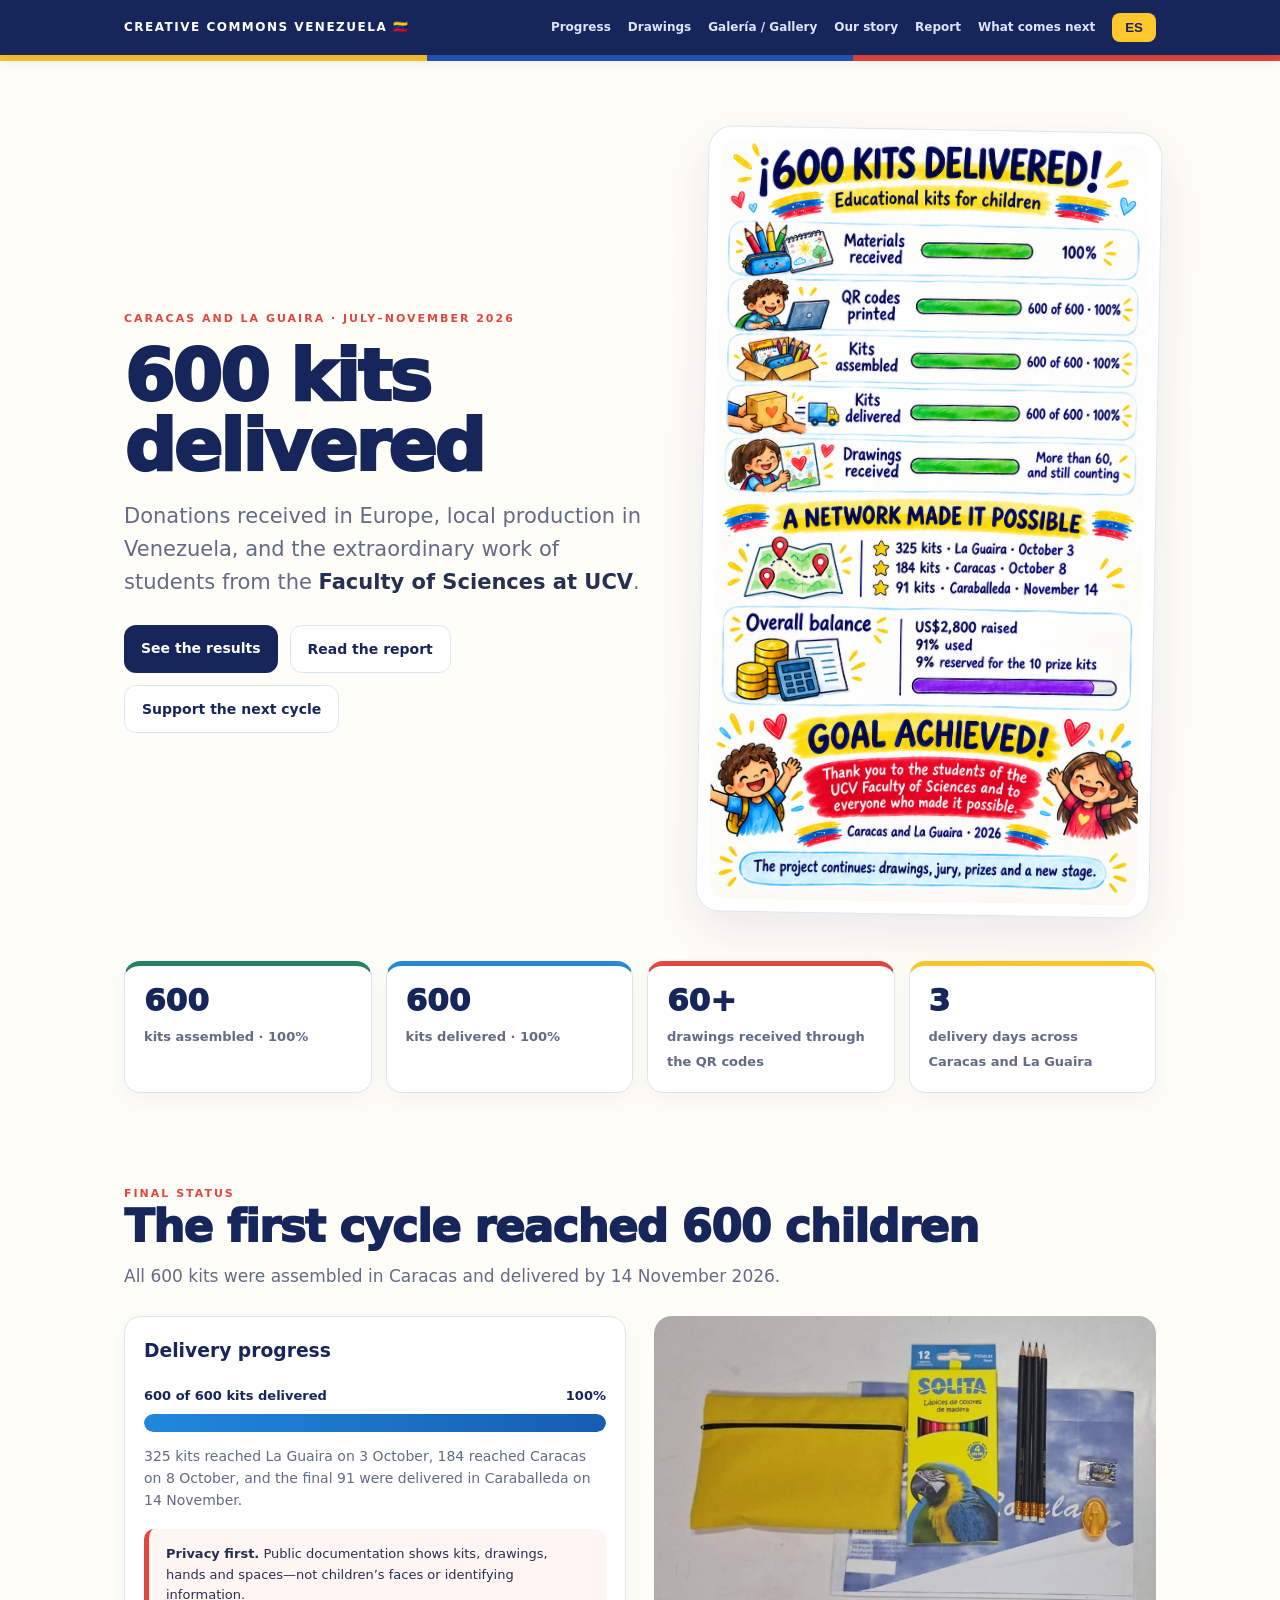
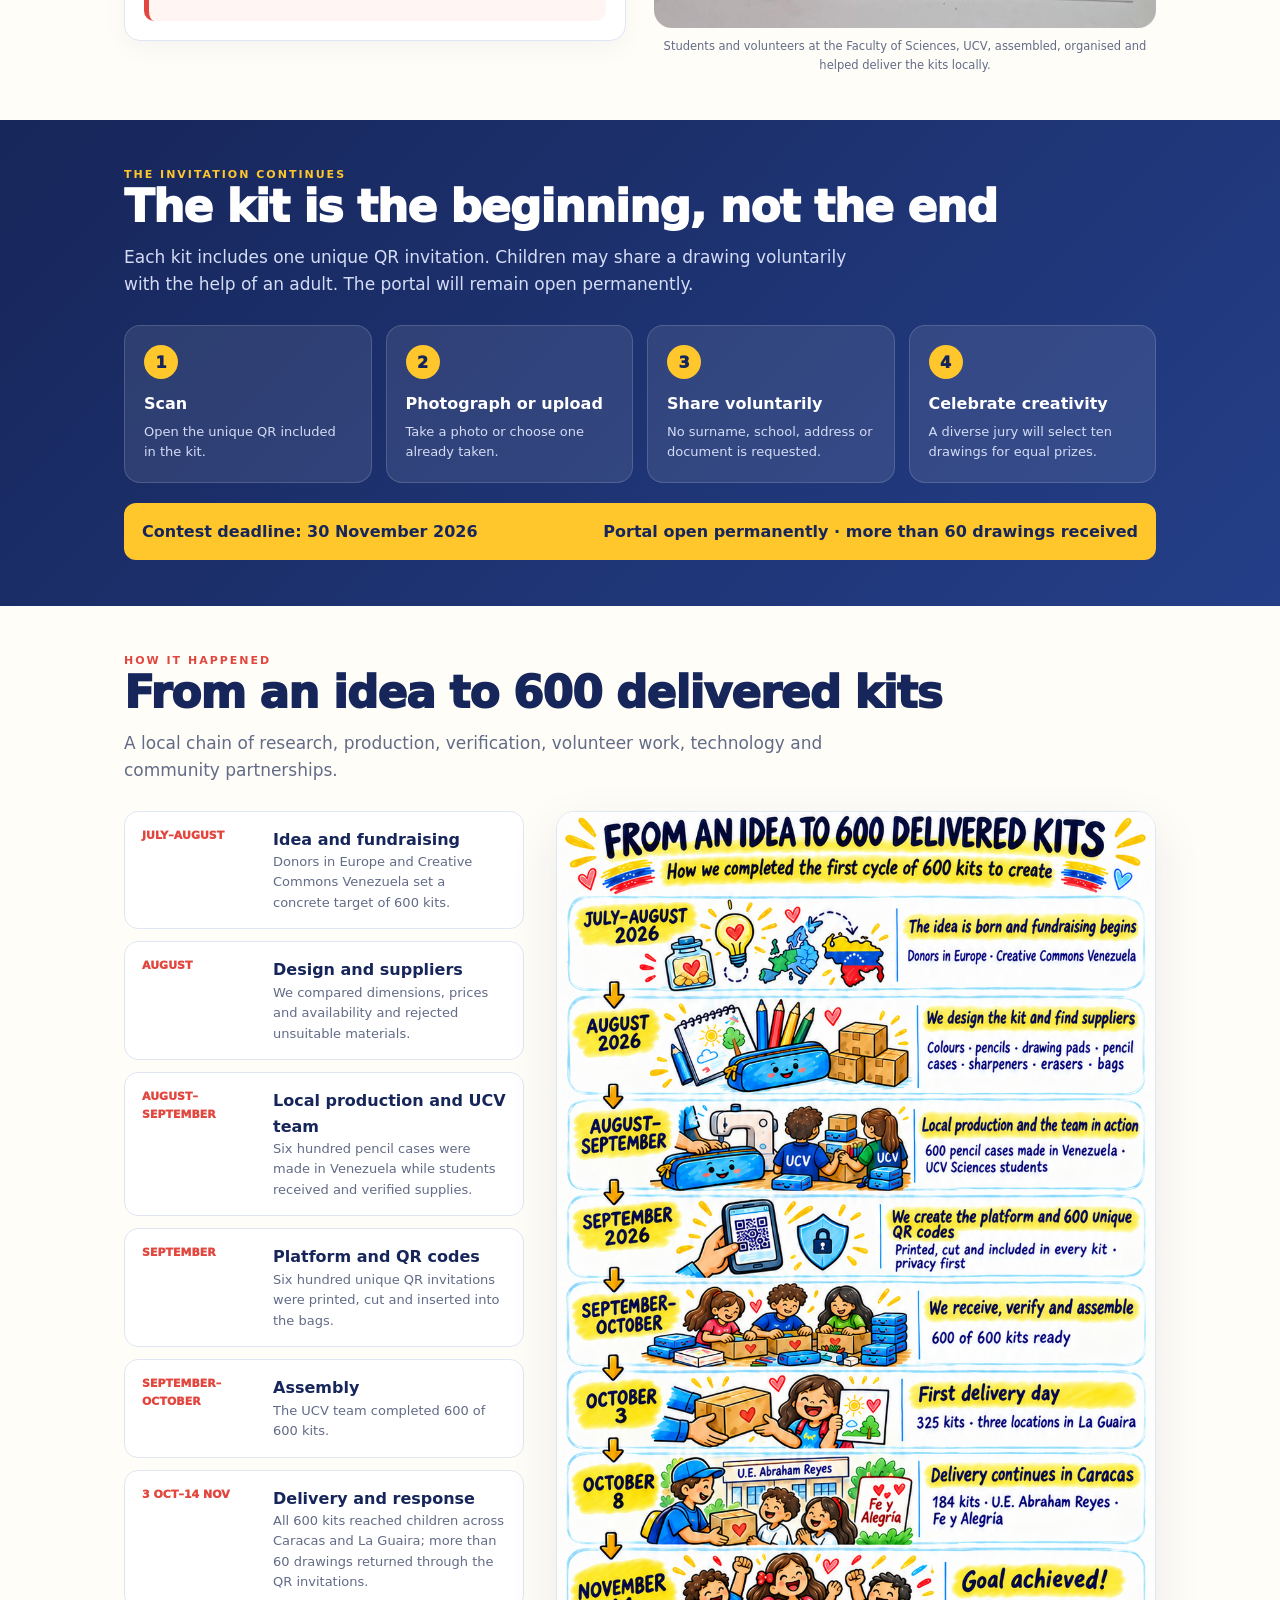
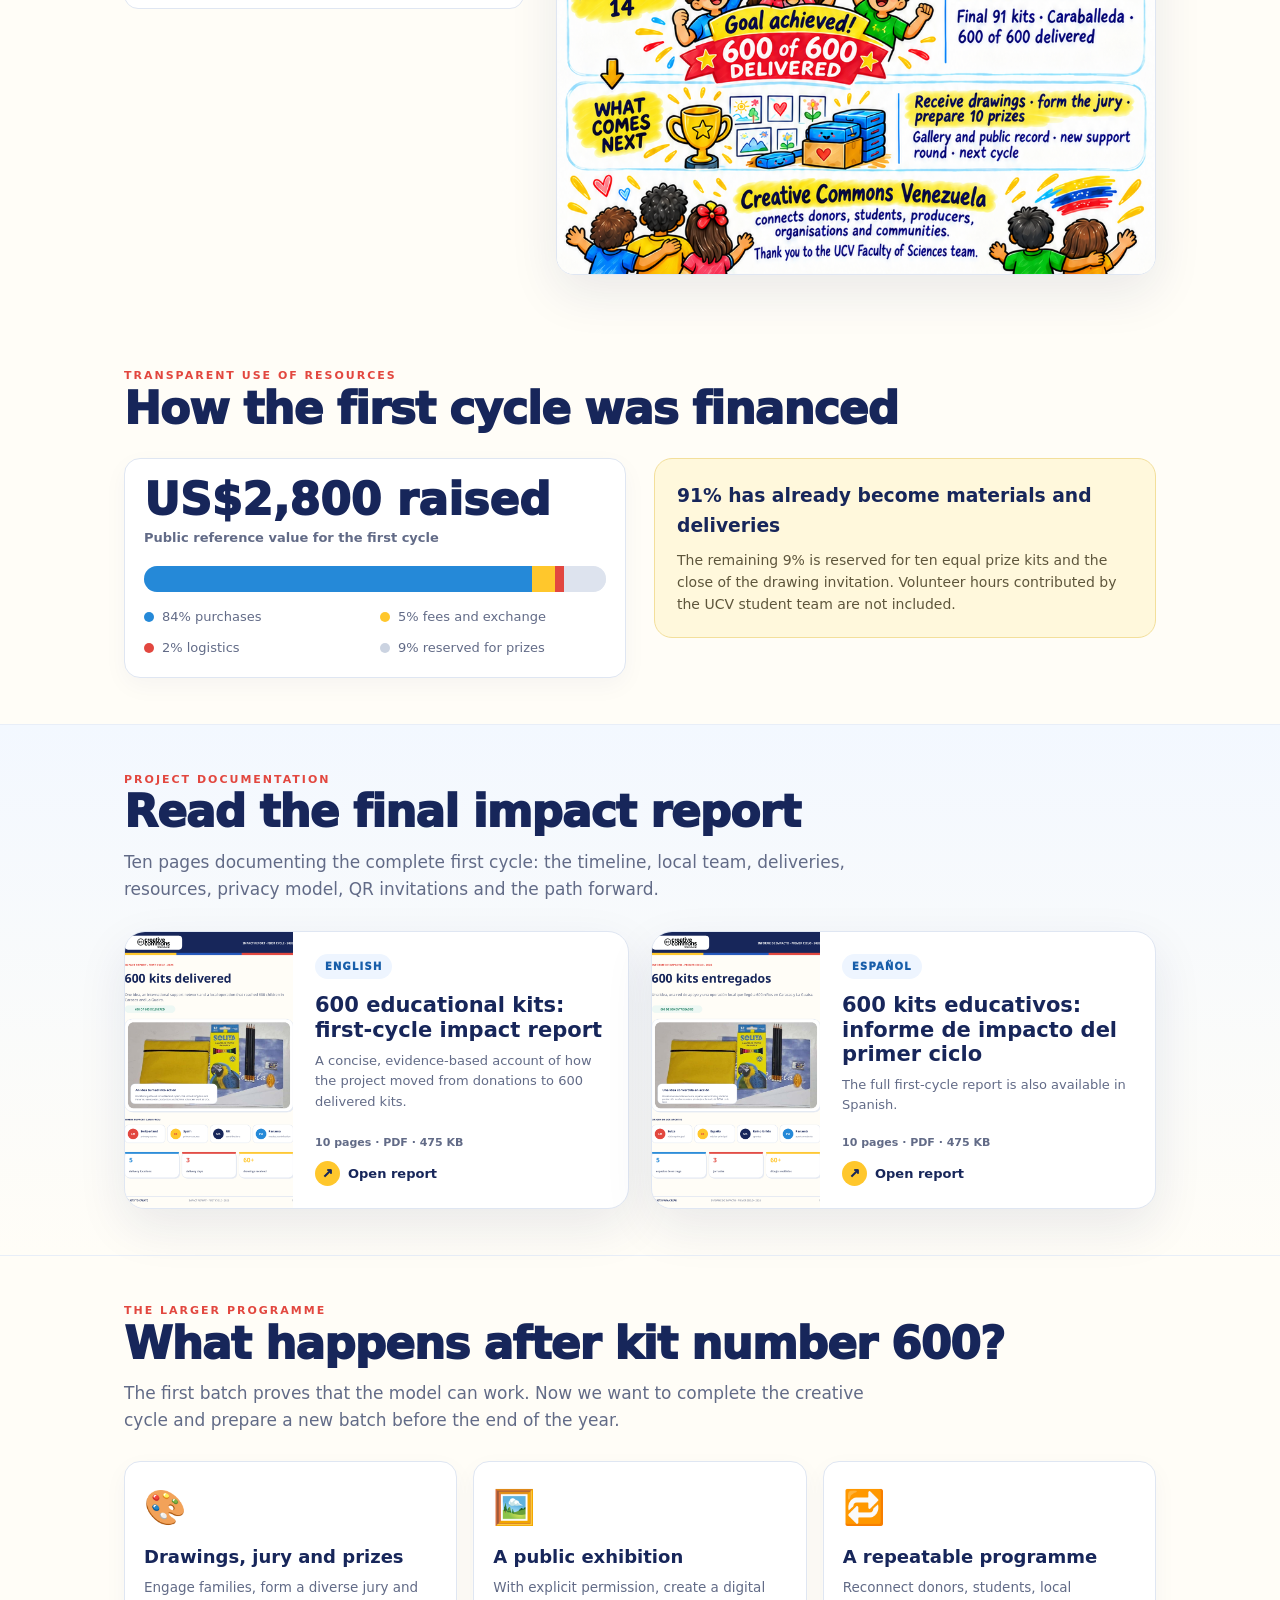
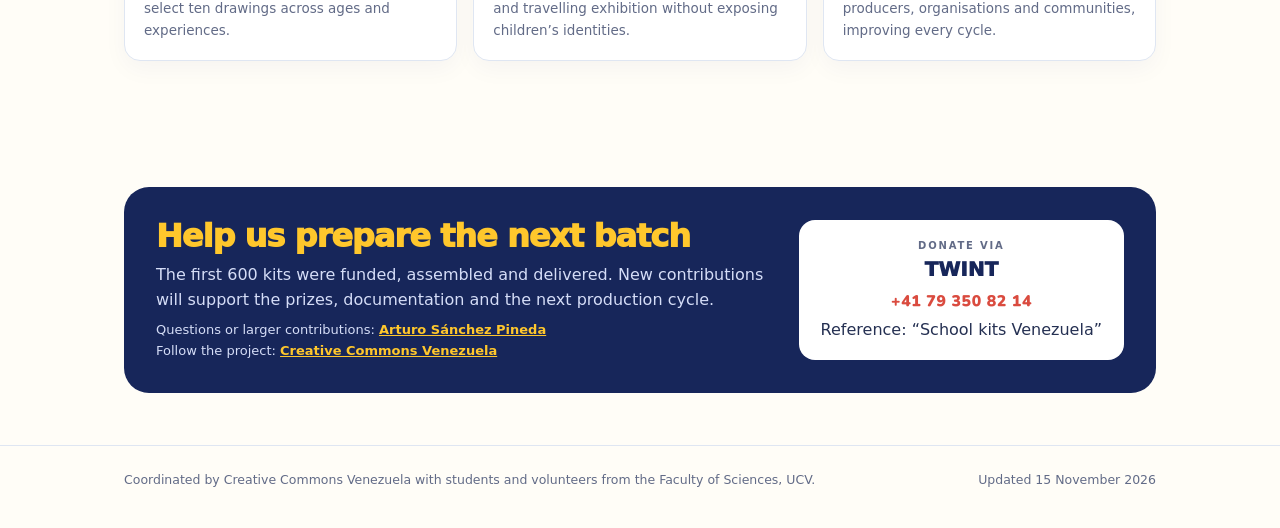
<file: index.html>
<!doctype html>
<html lang="en">
<head>
<meta charset="utf-8"><meta name="viewport" content="width=device-width,initial-scale=1"><meta name="theme-color" content="#17265a">
<title>600 kits to create — Creative Commons Venezuela</title>
<meta name="description" content="600 educational kits assembled and delivered in Caracas and La Guaira, with more than 60 drawings returned through unique QR invitations.">
<meta property="og:title" content="600 kits delivered — Creative Commons Venezuela"><meta property="og:description" content="A completed first cycle: 600 kits assembled and delivered through local production, UCV student work and community partnerships."><meta property="og:image" content="status-600-delivered-en.png">
<style>
:root{--navy:#17265a;--ink:#253052;--yellow:#ffc72c;--red:#e2473f;--blue:#2589d8;--green:#248264;--paper:#fffdf7;--muted:#626b87;--line:#dfe6f2;--shadow:0 18px 50px #17265a17}*{box-sizing:border-box;margin:0;padding:0}html{scroll-behavior:smooth}body{font-family:"Nunito Sans","Segoe UI",system-ui,sans-serif;background:var(--paper);color:var(--ink);line-height:1.58}img{max-width:100%}a{color:inherit}.wrap{max-width:1080px;margin:auto;padding:0 24px}.top{background:var(--navy);color:#fff;padding:13px 0;position:sticky;top:0;z-index:10;box-shadow:0 3px 18px #0002}.top .wrap,.nav{display:flex;align-items:center;justify-content:space-between;gap:17px}.brand{text-decoration:none;font-size:12px;font-weight:900;letter-spacing:1.5px;text-transform:uppercase}.nav a{text-decoration:none;color:#dce4ff;font-size:12px;font-weight:800}.nav a:hover{color:var(--yellow)}.lang{border:0;border-radius:8px;background:var(--yellow);color:var(--navy);font-weight:900;padding:7px 13px;cursor:pointer}.tri{height:6px;background:linear-gradient(90deg,var(--yellow) 0 33.33%,#2457bb 33.33% 66.66%,var(--red) 66.66%)}
.hero{padding:68px 0 38px}.hero-grid{display:grid;grid-template-columns:1.08fr .92fr;align-items:center;gap:46px}.eyebrow,.label{color:var(--red);font-size:11px;font-weight:900;letter-spacing:2px;text-transform:uppercase}h1{font-size:clamp(42px,7vw,72px);line-height:.98;color:var(--navy);margin:13px 0 18px;font-weight:950;letter-spacing:-2.5px}h2{font-size:clamp(29px,4.5vw,44px);line-height:1.08;color:var(--navy);font-weight:950;letter-spacing:-1px}h3{color:var(--navy)}.lede,.intro{font-size:clamp(17px,2vw,21px);color:var(--muted);max-width:760px}.lede strong{color:var(--ink)}.actions{display:flex;gap:12px;flex-wrap:wrap;margin-top:26px}.btn{display:inline-flex;text-decoration:none;border-radius:12px;padding:12px 17px;font-weight:900;font-size:14px}.primary{background:var(--navy);color:#fff}.secondary{background:#fff;color:var(--navy);border:1.5px solid var(--line)}.hero-art{background:#fff;border:1.5px solid var(--line);border-radius:24px;padding:12px;box-shadow:var(--shadow);transform:rotate(1deg)}.hero-art img{display:block;border-radius:16px;width:100%}
.stats{display:grid;grid-template-columns:repeat(4,1fr);gap:14px;margin:8px 0 46px}.stat,.panel,.card{background:#fff;border:1.5px solid var(--line);border-radius:16px;padding:19px;box-shadow:0 8px 24px #17265a0a}.stat strong{display:block;color:var(--navy);font-size:31px;line-height:1;font-weight:950;margin-bottom:7px}.stat span{font-size:13px;color:var(--muted);font-weight:750}.green{border-top:5px solid var(--green)}.blue{border-top:5px solid var(--blue)}.red{border-top:5px solid var(--red)}.yellow{border-top:5px solid var(--yellow)}section{padding:46px 0}.intro{font-size:17px;margin-top:13px}.grid2{display:grid;grid-template-columns:1fr 1fr;gap:28px;align-items:start;margin-top:26px}.meter{margin-top:20px}.meter-head{display:flex;justify-content:space-between;gap:12px;font-size:13px;font-weight:850;color:var(--navy);margin-bottom:8px}.bar{height:18px;background:#edf1f7;border-radius:99px;overflow:hidden}.fill{height:100%;border-radius:99px;background:linear-gradient(90deg,#2088dc,#165db2);width:0;transition:width 1s}.privacy{margin-top:18px;background:#fff5f3;border-left:5px solid var(--red);padding:15px 17px;border-radius:10px;font-size:13px}.visual img{display:block;width:100%;border-radius:18px}.caption{font-size:11.5px;color:var(--muted);margin-top:9px;text-align:center}
.contest{background:linear-gradient(135deg,#17265a,#243f88);color:#fff}.contest h2{color:#fff}.contest .intro{color:#d4dcf6}.steps{display:grid;grid-template-columns:repeat(4,1fr);gap:14px;margin-top:28px}.step{background:#ffffff17;border:1px solid #ffffff26;border-radius:16px;padding:19px}.num{display:grid;place-items:center;width:34px;height:34px;border-radius:50%;background:var(--yellow);color:var(--navy);font-weight:950;margin-bottom:12px}.step h3{font-size:16px;color:#fff;margin-bottom:5px}.step p{font-size:13px;color:#d4dcf6}.deadline{margin-top:20px;padding:16px 18px;border-radius:12px;background:var(--yellow);color:var(--navy);font-weight:900;display:flex;justify-content:space-between;gap:14px;flex-wrap:wrap}
.timeline{display:grid;grid-template-columns:.8fr 1.2fr;gap:32px;align-items:start;margin-top:27px}.moments{display:grid;gap:12px}.moment{background:#fff;border:1.5px solid var(--line);border-radius:14px;padding:15px 17px;display:grid;grid-template-columns:116px 1fr;gap:15px}.moment time{color:var(--red);font-size:11px;font-weight:950;text-transform:uppercase}.moment b{color:var(--navy);display:block}.moment p{font-size:13px;color:var(--muted)}.timeline-poster{position:sticky;top:82px}.timeline-poster img{display:block;border-radius:18px;border:1.5px solid var(--line);box-shadow:var(--shadow)}
.money{font-size:44px;font-weight:950;color:var(--navy);line-height:1}.money small{display:block;font-size:13px;color:var(--muted);margin-top:9px;font-weight:750}.segments{height:26px;border-radius:99px;overflow:hidden;display:flex;margin:22px 0 15px;background:#edf1f7}.segments span:nth-child(1){width:84%;background:var(--blue)}.segments span:nth-child(2){width:5%;background:var(--yellow)}.segments span:nth-child(3){width:2%;background:var(--red)}.segments span:nth-child(4){width:9%;background:#dde3ee}.legend{display:grid;grid-template-columns:1fr 1fr;gap:10px}.legend div{font-size:13px;color:var(--muted);display:flex;gap:8px;align-items:center}.dot{width:10px;height:10px;border-radius:50%;flex:none}.finance-note{background:#fff8dc;border-radius:18px;padding:22px;border:1px solid #f3df9b}.finance-note p{font-size:14px;color:#5e563c;margin-top:9px}
.reports-section{background:linear-gradient(180deg,#f3f8ff 0%,#fffdf7 100%);border-top:1.5px solid #e8eef8;border-bottom:1.5px solid #e8eef8}.report-grid{display:grid;grid-template-columns:1fr 1fr;gap:22px;margin-top:28px}.report-card{display:grid;grid-template-columns:168px 1fr;background:#fff;border:1.5px solid var(--line);border-radius:21px;overflow:hidden;box-shadow:var(--shadow);text-decoration:none;transition:transform .2s ease,box-shadow .2s ease,border-color .2s ease}.report-card:hover{transform:translateY(-4px);box-shadow:0 24px 55px #17265a22;border-color:#b8cae6}.report-cover{background:#e8eef8;min-height:236px;overflow:hidden}.report-cover img{width:100%;height:100%;object-fit:cover;object-position:top;display:block}.report-body{padding:22px;display:flex;flex-direction:column;align-items:flex-start}.report-language{display:inline-flex;align-items:center;gap:7px;background:#eef5ff;color:#185eaa;border-radius:999px;padding:5px 10px;font-size:10px;font-weight:950;letter-spacing:1.2px;text-transform:uppercase}.report-card h3{font-size:21px;line-height:1.15;margin:14px 0 9px}.report-card p{font-size:13px;color:var(--muted);margin-bottom:18px}.report-meta{font-size:11px;color:var(--muted);font-weight:800;margin-top:auto}.report-open{display:inline-flex;align-items:center;gap:8px;margin-top:10px;color:var(--navy);font-size:13px;font-weight:950}.report-open span{display:grid;place-items:center;width:25px;height:25px;border-radius:50%;background:var(--yellow)}
.next{display:grid;grid-template-columns:repeat(3,1fr);gap:16px;margin-top:27px}.card .icon{font-size:34px}.card h3{font-size:18px;margin:8px 0 6px}.card p{font-size:13.5px;color:var(--muted)}.donate{background:var(--navy);color:#fff;border-radius:25px;padding:32px;display:grid;grid-template-columns:1fr auto;gap:28px;align-items:center;margin:34px 0 52px}.donate h2{color:var(--yellow);font-size:32px}.donate p{color:#d5ddf7;margin-top:8px}.pay{background:#fff;color:var(--ink);border-radius:16px;padding:18px 22px;text-align:center;min-width:245px}.pay .via{font-size:10px;color:var(--muted);font-weight:900;letter-spacing:1.8px;text-transform:uppercase}.pay .method{font-size:20px;color:var(--navy);font-weight:950}.contact{font-size:13px}.contact a{color:var(--yellow);font-weight:900}footer{border-top:1.5px solid var(--line);padding:24px 0 38px;color:var(--muted);font-size:12.5px}footer .wrap{display:flex;justify-content:space-between;gap:14px;flex-wrap:wrap}
@media(max-width:820px){.hero-grid,.grid2,.timeline,.report-grid{grid-template-columns:1fr}.stats,.steps{grid-template-columns:1fr 1fr}.next{grid-template-columns:1fr}.timeline-poster{position:static;max-width:520px;margin:auto}.donate{grid-template-columns:1fr}}@media(max-width:560px){.wrap{padding:0 16px}.nav a{display:none}.hero{padding-top:44px}.stats{gap:9px}.stat{padding:15px}.stat strong{font-size:27px}.steps{grid-template-columns:1fr}.moment{grid-template-columns:1fr;gap:4px}.legend{grid-template-columns:1fr}.timeline-poster{display:none}.report-card{grid-template-columns:112px 1fr}.report-cover{min-height:196px}.report-body{padding:17px}.report-card h3{font-size:17px}.donate{padding:24px}.pay{min-width:0}}
</style>
</head>
<body>
<header class="top"><div class="wrap"><a class="brand" href="#top">Creative Commons Venezuela 🇻🇪</a><nav class="nav"><a href="#progress" data-i18n="nav_progress">Progress</a><a href="#drawings" data-i18n="nav_drawings">Drawings</a><a href="gallery.html?lang=es" id="gallery-link">Galería / Gallery</a><a href="#story" data-i18n="nav_story">Our story</a><a href="#reports" data-i18n="nav_report">Report</a><a href="#next" data-i18n="nav_next">What comes next</a><button class="lang" id="lang">ES</button></nav></div></header><div class="tri"></div>
<main id="top">
<section class="hero"><div class="wrap hero-grid"><div><div class="eyebrow" data-i18n="eyebrow">Caracas and La Guaira · July–November 2026</div><h1 data-i18n="title">600 kits delivered</h1><p class="lede" data-i18n="lede">Donations received in Europe, local production in Venezuela, and the extraordinary work of students from the <strong>Faculty of Sciences at UCV</strong>.</p><div class="actions"><a class="btn primary" href="#progress" data-i18n="see">See the results</a><a class="btn secondary" href="#reports" data-i18n="read_report">Read the report</a><a class="btn secondary" href="#support" data-i18n="support">Support the next cycle</a></div></div><figure class="hero-art"><img id="status-img" src="status-600-delivered-en.png" alt="Final project status poster"></figure></div></section>
<div class="wrap"><div class="stats"><div class="stat green"><strong>600</strong><span data-i18n="s1">kits assembled · 100%</span></div><div class="stat blue"><strong>600</strong><span data-i18n="s2">kits delivered · 100%</span></div><div class="stat red"><strong>60+</strong><span data-i18n="s3">drawings received through the QR codes</span></div><div class="stat yellow"><strong>3</strong><span data-i18n="s4">delivery days across Caracas and La Guaira</span></div></div></div>

<section id="progress"><div class="wrap"><div class="label" data-i18n="pl">Final status</div><h2 data-i18n="pt">The first cycle reached 600 children</h2><p class="intro" data-i18n="pi">All 600 kits were assembled in Caracas and delivered by 14 November 2026.</p><div class="grid2"><div class="panel"><h3 data-i18n="dh">Delivery progress</h3><div class="meter"><div class="meter-head"><span data-i18n="dc">600 of 600 kits delivered</span><strong>100%</strong></div><div class="bar"><div class="fill" id="delivery"></div></div></div><p class="intro" style="font-size:14px" data-i18n="dp">325 kits reached La Guaira on 3 October, 184 reached Caracas on 8 October, and the final 91 were delivered in Caraballeda on 14 November.</p><div class="privacy" data-i18n="privacy"><strong>Privacy first.</strong> Public documentation shows kits, drawings, hands and spaces—not children’s faces or identifying information.</div></div><figure class="visual"><img src="kit-assembly-100.jpg" alt="Kits assembled at UCV"><figcaption class="caption" data-i18n="cap">Students and volunteers at the Faculty of Sciences, UCV, assembled, organised and helped deliver the kits locally.</figcaption></figure></div></div></section>

<section id="drawings" class="contest"><div class="wrap"><div class="label" style="color:var(--yellow)" data-i18n="cl">The invitation continues</div><h2 data-i18n="ct">The kit is the beginning, not the end</h2><p class="intro" data-i18n="ci">Each kit includes one unique QR invitation. Children may share a drawing voluntarily with the help of an adult. The portal will remain open permanently.</p><div class="steps"><div class="step"><span class="num">1</span><h3 data-i18n="a1">Scan</h3><p data-i18n="b1">Open the unique QR included in the kit.</p></div><div class="step"><span class="num">2</span><h3 data-i18n="a2">Photograph or upload</h3><p data-i18n="b2">Take a photo or choose one already taken.</p></div><div class="step"><span class="num">3</span><h3 data-i18n="a3">Share voluntarily</h3><p data-i18n="b3">No surname, school, address or document is requested.</p></div><div class="step"><span class="num">4</span><h3 data-i18n="a4">Celebrate creativity</h3><p data-i18n="b4">A diverse jury will select ten drawings for equal prizes.</p></div></div><div class="deadline"><span data-i18n="deadline"><strong>Contest deadline:</strong> 30 November 2026</span><span data-i18n="open">Portal open permanently · 60 drawings received so far</span></div></div></section>

<section id="story"><div class="wrap"><div class="label" data-i18n="sl">How it happened</div><h2 data-i18n="st">From an idea to 600 delivered kits</h2><p class="intro" data-i18n="si">A local chain of research, production, verification, volunteer work, technology and community partnerships.</p><div class="timeline"><div class="moments"><article class="moment"><time data-i18n="d1">July–August</time><div><b data-i18n="h1x">Idea and fundraising</b><p data-i18n="p1">Donors in Europe and Creative Commons Venezuela set a concrete target of 600 kits.</p></div></article><article class="moment"><time data-i18n="d2">August</time><div><b data-i18n="h2x">Design and suppliers</b><p data-i18n="p2">We compared dimensions, prices and availability and rejected unsuitable materials.</p></div></article><article class="moment"><time data-i18n="d3">August–September</time><div><b data-i18n="h3x">Local production and UCV team</b><p data-i18n="p3">Six hundred pencil cases were made in Venezuela while students received and verified supplies.</p></div></article><article class="moment"><time data-i18n="d4">September</time><div><b data-i18n="h4x">Platform and QR codes</b><p data-i18n="p4">Six hundred unique QR invitations were printed, cut and inserted into the bags.</p></div></article><article class="moment"><time data-i18n="d5">September–October</time><div><b data-i18n="h5x">Assembly</b><p data-i18n="p5">The UCV team completed 600 of 600 kits.</p></div></article><article class="moment"><time data-i18n="d6">3 Oct–14 Nov</time><div><b data-i18n="h6x">Delivery and response</b><p data-i18n="p6">All 600 kits reached children across Caracas and La Guaira; more than 60 drawings returned through the QR invitations.</p></div></article></div><figure class="timeline-poster"><img id="chronology-img" src="chronology-es.png" alt="Project chronology poster"></figure></div></div></section>

<section><div class="wrap"><div class="label" data-i18n="fl">Transparent use of resources</div><h2 data-i18n="ft">How the first cycle was financed</h2><div class="grid2"><div class="panel"><div class="money" data-i18n="money">US$2,800 raised<small>Public reference value for the first cycle</small></div><div class="segments"><span></span><span></span><span></span><span></span></div><div class="legend"><div><i class="dot" style="background:var(--blue)"></i><span data-i18n="f1">84% purchases</span></div><div><i class="dot" style="background:var(--yellow)"></i><span data-i18n="f2">5% fees and exchange</span></div><div><i class="dot" style="background:var(--red)"></i><span data-i18n="f3">2% logistics</span></div><div><i class="dot" style="background:#cbd3e1"></i><span data-i18n="f4">9% reserved for prizes</span></div></div></div><div class="finance-note"><h3 data-i18n="fh">91% has already become materials and deliveries</h3><p data-i18n="fp">The remaining 9% is reserved for ten equal prize kits and the close of the drawing invitation. Volunteer hours contributed by the UCV student team are not included.</p></div></div></div></section>

<section id="reports" class="reports-section"><div class="wrap"><div class="label" data-i18n="rl">Project documentation</div><h2 data-i18n="rt">Read the final impact report</h2><p class="intro" data-i18n="ri">Ten pages documenting the complete first cycle: the timeline, local team, deliveries, resources, privacy model, QR invitations and the path forward.</p><div class="report-grid"><a class="report-card" id="report-en" href="docs/impact-report-600-kits-first-cycle-en.pdf" target="_blank" rel="noopener"><figure class="report-cover"><img src="report-cover-en.png" alt="Cover of the English impact report"></figure><div class="report-body"><span class="report-language">English</span><h3 data-i18n="report_en">600 educational kits: first-cycle impact report</h3><p data-i18n="report_en_desc">A concise, evidence-based account of how the project moved from donations to 600 delivered kits.</p><span class="report-meta" data-i18n="report_meta">10 pages · PDF · 475 KB</span><span class="report-open"><span>↗</span><b data-i18n="report_open">Open report</b></span></div></a><a class="report-card" id="report-es" href="docs/informe-impacto-600-kits-primer-ciclo.pdf" target="_blank" rel="noopener"><figure class="report-cover"><img src="report-cover-es.png" alt="Portada del informe de impacto en español"></figure><div class="report-body"><span class="report-language">Español</span><h3 data-i18n="report_es">600 kits educativos: informe de impacto del primer ciclo</h3><p data-i18n="report_es_desc">Un registro breve y basado en evidencias de cómo el proyecto pasó de las donaciones a 600 kits entregados.</p><span class="report-meta" data-i18n="report_meta">10 pages · PDF · 475 KB</span><span class="report-open"><span>↗</span><b data-i18n="report_open">Open report</b></span></div></a></div></div></section>

<section id="next"><div class="wrap"><div class="label" data-i18n="nl">The larger programme</div><h2 data-i18n="nt">What happens after kit number 600?</h2><p class="intro" data-i18n="ni">The first batch proves that the model can work. Now we want to complete the creative cycle and prepare a new batch before the end of the year.</p><div class="next"><article class="card"><div class="icon">🎨</div><h3 data-i18n="n1h">Drawings, jury and prizes</h3><p data-i18n="n1p">Engage families, form a diverse jury and select ten drawings across ages and experiences.</p></article><article class="card"><div class="icon">🖼️</div><h3 data-i18n="n2h">A public exhibition</h3><p data-i18n="n2p">With explicit permission, create a digital and travelling exhibition without exposing children’s identities.</p></article><article class="card"><div class="icon">🔁</div><h3 data-i18n="n3h">A repeatable programme</h3><p data-i18n="n3p">Reconnect donors, students, local producers, organisations and communities, improving every cycle.</p></article></div></div></section>

<section id="support" style="padding-bottom:0"><div class="wrap"><div class="donate"><div><h2 data-i18n="supportTitle">Help us prepare the next batch</h2><p data-i18n="supportCopy">The first 600 kits are funded and assembled. New contributions will support the prizes, documentation and the next production cycle.</p><p class="contact"><span data-i18n="questions">Questions or larger contributions:</span> <a href="https://www.linkedin.com/in/arturo-sanchez-pineda/" target="_blank" rel="noopener">Arturo Sánchez Pineda</a><br><span data-i18n="follow">Follow the project:</span> <a href="https://www.linkedin.com/company/creative-commons-venezuela/" target="_blank" rel="noopener">Creative Commons Venezuela</a></p></div><div class="pay" id="pay-en"><div class="via">Donate via</div><div class="method">TWINT</div><img src="twint-number.png" alt="TWINT donation number" style="height:24px;width:auto;margin:4px auto;display:block"><div class="ref">Reference: “School kits Venezuela”</div></div><div class="pay" id="pay-es" hidden><div class="via">Dona mediante</div><div class="method">Bizum · Efectivo · Transferencia</div><div class="ref">Escríbenos por LinkedIn para recibir los datos.</div></div></div></div></section>
</main>
<footer><div class="wrap"><span data-i18n="foot1">Coordinated by Creative Commons Venezuela with students and volunteers from the Faculty of Sciences, UCV.</span><span data-i18n="foot2">Updated 15 November 2026</span></div></footer>
<script>
const I18N={en:{nav_progress:"Progress",nav_drawings:"Drawings",nav_story:"Our story",nav_next:"What comes next",eyebrow:"Caracas and La Guaira · July–October 2026",title:"600 kits to create",lede:"Donations received in Europe, local production in Venezuela, and the extraordinary work of students from the <strong>Faculty of Sciences at UCV</strong>.",see:"See the results",support:"Support the next cycle",s1:"kits assembled · 100%",s2:"kits delivered · 85%",s3:"drawings received through the QR codes",s4:"kits remaining for delivery",pl:"Current status",pt:"The first 600 kits are ready",pi:"Every component and unique QR invitation has been received, checked and assembled in Caracas.",dh:"Delivery progress",dc:"509 of 600 kits delivered",dp:"The remaining 91 kits are being coordinated with local organisations for delivery during the coming week.",privacy:"<strong>Privacy first.</strong> Public documentation shows kits, drawings, hands and spaces—not children’s faces or identifying information.",cap:"Students and volunteers at the Faculty of Sciences, UCV, assembled and organised the kits locally.",cl:"The invitation continues",ct:"The kit is the beginning, not the end",ci:"Each kit includes one unique QR invitation. Children may share a drawing voluntarily with the help of an adult. The portal will remain open permanently.",a1:"Scan",b1:"Open the unique QR included in the kit.",a2:"Photograph or upload",b2:"Take a photo or choose one already taken.",a3:"Share voluntarily",b3:"No surname, school, address or document is requested.",a4:"Celebrate creativity",b4:"A diverse jury will select ten drawings for equal prizes.",deadline:"<strong>Contest deadline:</strong> 30 November 2026",open:"Portal open permanently · 60 drawings received so far",sl:"How it happened",st:"From an idea to 600 kits",si:"A local chain of research, production, verification, volunteer work, technology and community partnerships.",d1:"July–August",h1x:"Idea and fundraising",p1:"Donors in Europe and Creative Commons Venezuela set a concrete target of 600 kits.",d2:"August",h2x:"Design and suppliers",p2:"We compare dimensions, prices and availability and reject unsuitable materials.",d3:"August–September",h3x:"Local production and UCV team",p3:"Six hundred pencil cases are made in Venezuela while students receive and verify supplies.",d4:"September",h4x:"Platform and QR codes",p4:"A privacy-conscious system connects each kit with one optional drawing.",d5:"September–October",h5x:"Assembly",p5:"All materials arrive and the team completes 600 of 600 kits.",d6:"3–10 October",h6x:"Delivery and response",p6:"509 kits reach children and 60 drawings return through the QR invitations.",fl:"Transparent use of resources",ft:"How the first cycle was financed",money:"US$2,800 raised<small>Public reference value for the first cycle</small>",f1:"84% purchases",f2:"5% fees and exchange",f3:"2% logistics",f4:"9% reserved for prizes",fh:"91% has already become materials and deliveries",fp:"The remaining 9% is reserved for ten equal prize kits and the close of the drawing invitation. Volunteer hours contributed by the UCV student team are not included.",nl:"The larger programme",nt:"What happens after kit number 600?",ni:"The first batch proves that the model can work. Now we want to complete the creative cycle and prepare a new batch before the end of the year.",n1h:"Drawings, jury and prizes",n1p:"Engage families, form a diverse jury and select ten drawings across ages and experiences.",n2h:"A public exhibition",n2p:"With explicit permission, create a digital and travelling exhibition without exposing children’s identities.",n3h:"A repeatable programme",n3p:"Reconnect donors, students, local producers, organisations and communities, improving every cycle.",supportTitle:"Help us prepare the next batch",supportCopy:"The first 600 kits are funded and assembled. New contributions will support the prizes, documentation and the next production cycle.",questions:"Questions or larger contributions:",follow:"Follow the project:",foot1:"Coordinated by Creative Commons Venezuela with students and volunteers from the Faculty of Sciences, UCV.",foot2:"Updated 10 October 2026",btn:"ES",titleDoc:"600 kits to create — Creative Commons Venezuela"},
es:{nav_progress:"Avance",nav_drawings:"Dibujos",nav_story:"La historia",nav_next:"Lo que sigue",eyebrow:"Caracas y La Guaira · Julio–octubre de 2026",title:"600 kits para crear",lede:"Donaciones recibidas desde Europa, producción local en Venezuela y el enorme trabajo de estudiantes de la <strong>Facultad de Ciencias de la UCV</strong>.",see:"Ver los resultados",support:"Apoyar la próxima tanda",s1:"kits armados · 100%",s2:"kits entregados · 85%",s3:"dibujos recibidos mediante los QR",s4:"kits pendientes por entregar",pl:"Estado actual",pt:"Los primeros 600 kits están listos",pi:"Todos los componentes y las invitaciones QR únicas fueron recibidos, verificados y armados en Caracas.",dh:"Avance de las entregas",dc:"509 de 600 kits entregados",dp:"Los 91 kits restantes se están coordinando con organizaciones locales para entregarlos durante la próxima semana.",privacy:"<strong>Privacidad primero.</strong> La documentación pública muestra kits, dibujos, manos y espacios, nunca rostros ni información que identifique a los niños.",cap:"Estudiantes y voluntarios de la Facultad de Ciencias de la UCV armaron y organizaron localmente los kits.",cl:"La invitación continúa",ct:"El kit es el comienzo, no el final",ci:"Cada kit incluye una invitación QR única. Los niños pueden compartir voluntariamente un dibujo con ayuda de una persona adulta. El portal permanecerá abierto para siempre.",a1:"Escanear",b1:"Abrir el QR único incluido en el kit.",a2:"Fotografiar o subir",b2:"Tomar una foto o elegir una imagen ya tomada.",a3:"Compartir voluntariamente",b3:"No pedimos apellidos, escuela, dirección ni documentos.",a4:"Celebrar la creatividad",b4:"Un jurado diverso escogerá diez dibujos para premios iguales.",deadline:"<strong>Cierre del concurso:</strong> 30 de noviembre de 2026",open:"Portal abierto permanentemente · 60 dibujos recibidos hasta ahora",sl:"Cómo ocurrió",st:"De una idea a 600 kits",si:"Una cadena local de investigación, producción, verificación, voluntariado, tecnología y alianzas comunitarias.",d1:"Julio–agosto",h1x:"Idea y recaudación",p1:"Donantes en Europa y Creative Commons Venezuela fijan una meta concreta de 600 kits.",d2:"Agosto",h2x:"Diseño y proveedores",p2:"Comparamos medidas, precios y disponibilidad y descartamos materiales inadecuados.",d3:"Agosto–septiembre",h3x:"Producción local y equipo UCV",p3:"Se fabrican 600 cartucheras en Venezuela mientras estudiantes reciben y verifican materiales.",d4:"Septiembre",h4x:"Plataforma y códigos QR",p4:"Un sistema diseñado con privacidad conecta cada kit con un dibujo opcional.",d5:"Septiembre–octubre",h5x:"Armado",p5:"Llegan todos los materiales y el equipo completa 600 de 600 kits.",d6:"3–10 de octubre",h6x:"Entregas y respuesta",p6:"509 kits llegan a los niños y regresan 60 dibujos mediante las invitaciones QR.",fl:"Uso transparente de los recursos",ft:"Cómo se financió el primer ciclo",money:"US$2.800 recaudados<small>Valor público de referencia del primer ciclo</small>",f1:"84% en compras",f2:"5% en comisiones y cambio",f3:"2% en logística",f4:"9% reservado para los premios",fh:"El 91% ya se convirtió en materiales y entregas",fp:"El 9% restante está reservado para diez kits de premio iguales y el cierre del concurso. Las horas de trabajo voluntario aportadas por estudiantes de la UCV no están incluidas.",nl:"El programa más amplio",nt:"¿Qué ocurre después del kit número 600?",ni:"La primera tanda demuestra que el modelo puede funcionar. Ahora queremos completar el ciclo creativo y preparar una nueva tanda antes de terminar el año.",n1h:"Dibujos, jurado y premios",n1p:"Acompañar a las familias, formar un jurado diverso y seleccionar diez dibujos entre distintas edades y experiencias.",n2h:"Una exposición pública",n2p:"Con autorización expresa, crear una exposición digital e itinerante sin revelar la identidad de los niños.",n3h:"Un programa repetible",n3p:"Volver a conectar donantes, estudiantes, productores locales, organizaciones y comunidades, mejorando cada ciclo.",supportTitle:"Ayúdanos a preparar la próxima tanda",supportCopy:"Los primeros 600 kits ya están financiados y armados. Las nuevas contribuciones apoyarán los premios, la documentación y el siguiente ciclo de producción.",questions:"Preguntas o contribuciones mayores:",follow:"Sigue el proyecto:",foot1:"Coordinado por Creative Commons Venezuela junto con estudiantes y voluntarios de la Facultad de Ciencias de la UCV.",foot2:"Actualizado el 10 de octubre de 2026",btn:"EN",titleDoc:"600 kits para crear — Creative Commons Venezuela"}};
Object.assign(I18N.en,{eyebrow:"Caracas and La Guaira · July–November 2026",title:"600 kits delivered",s2:"kits delivered · 100%",s3:"drawings received through the QR codes",s4:"delivery days across Caracas and La Guaira",pl:"Final status",pt:"The first cycle reached 600 children",pi:"All 600 kits were assembled in Caracas and delivered by 14 November 2026.",dc:"600 of 600 kits delivered",dp:"325 kits reached La Guaira on 3 October, 184 reached Caracas on 8 October, and the final 91 were delivered in Caraballeda on 14 November.",cap:"Students and volunteers at the Faculty of Sciences, UCV, assembled, organised and helped deliver the kits locally.",open:"Portal open permanently · more than 60 drawings received",st:"From an idea to 600 delivered kits",p2:"We compared dimensions, prices and availability and rejected unsuitable materials.",p3:"Six hundred pencil cases were made in Venezuela while students received and verified supplies.",p4:"Six hundred unique QR invitations were printed, cut and inserted into the bags.",p5:"The UCV team completed 600 of 600 kits.",d6:"3 Oct–14 Nov",p6:"All 600 kits reached children across Caracas and La Guaira; more than 60 drawings returned through the QR invitations.",supportCopy:"The first 600 kits were funded, assembled and delivered. New contributions will support the prizes, documentation and the next production cycle.",foot2:"Updated 15 November 2026",titleDoc:"600 kits delivered — Creative Commons Venezuela",nav_report:"Report",read_report:"Read the report",rl:"Project documentation",rt:"Read the final impact report",ri:"Ten pages documenting the complete first cycle: the timeline, local team, deliveries, resources, privacy model, QR invitations and the path forward.",report_en:"600 educational kits: first-cycle impact report",report_en_desc:"A concise, evidence-based account of how the project moved from donations to 600 delivered kits.",report_es:"600 kits educativos: informe de impacto del primer ciclo",report_es_desc:"The full first-cycle report is also available in Spanish.",report_meta:"10 pages · PDF · 475 KB",report_open:"Open report"});
Object.assign(I18N.es,{eyebrow:"Caracas y La Guaira · Julio–noviembre de 2026",title:"600 kits entregados",s2:"kits entregados · 100%",s3:"dibujos recibidos mediante los QR",s4:"jornadas de entrega en Caracas y La Guaira",pl:"Estado final",pt:"El primer ciclo llegó a 600 niños",pi:"Los 600 kits fueron armados en Caracas y entregados antes del 14 de noviembre de 2026.",dc:"600 de 600 kits entregados",dp:"325 kits llegaron a La Guaira el 3 de octubre, 184 a Caracas el 8 de octubre y los últimos 91 se entregaron en Caraballeda el 14 de noviembre.",cap:"Estudiantes y voluntarios de la Facultad de Ciencias de la UCV armaron, organizaron y ayudaron a entregar localmente los kits.",open:"Portal abierto permanentemente · más de 60 dibujos recibidos",st:"De una idea a 600 kits entregados",p2:"Comparamos medidas, precios y disponibilidad y descartamos materiales inadecuados.",p3:"Se fabricaron 600 cartucheras en Venezuela mientras estudiantes recibían y verificaban materiales.",p4:"Se imprimieron, cortaron e incorporaron 600 invitaciones QR únicas.",p5:"El equipo de la UCV completó 600 de 600 kits.",d6:"3 oct–14 nov",p6:"Los 600 kits llegaron a niños de Caracas y La Guaira; más de 60 dibujos regresaron mediante las invitaciones QR.",supportCopy:"Los primeros 600 kits fueron financiados, armados y entregados. Las nuevas contribuciones apoyarán los premios, la documentación y el siguiente ciclo de producción.",foot2:"Actualizado el 15 de noviembre de 2026",titleDoc:"600 kits entregados — Creative Commons Venezuela",nav_report:"Informe",read_report:"Leer el informe",rl:"Documentación del proyecto",rt:"Lee el informe final de impacto",ri:"Diez páginas que documentan el primer ciclo completo: cronología, equipo local, entregas, recursos, modelo de privacidad, invitaciones QR y próximos pasos.",report_en:"600 educational kits: first-cycle impact report",report_en_desc:"El informe completo del primer ciclo también está disponible en inglés.",report_es:"600 kits educativos: informe de impacto del primer ciclo",report_es_desc:"Un registro breve y basado en evidencias de cómo el proyecto pasó de las donaciones a 600 kits entregados.",report_meta:"10 páginas · PDF · 475 KB",report_open:"Abrir informe"});
let lang=new URLSearchParams(location.search).get("lang")==="es"?"es":"en";function render(){const t=I18N[lang];document.documentElement.lang=lang;document.title=t.titleDoc;document.querySelectorAll("[data-i18n]").forEach(e=>{const k=e.dataset.i18n;if(t[k]!==undefined)e.innerHTML=t[k]});document.getElementById("lang").textContent=t.btn;document.getElementById("gallery-link").href=lang==="es"?"gallery.html?lang=es":"gallery.html";document.getElementById("status-img").src=lang==="es"?"status-600-delivered-es.png":"status-600-delivered-en.png";document.getElementById("chronology-img").src=lang==="es"?"chronology-es-v2.png":"chronology-en-v2.png";document.getElementById("report-en").style.order=lang==="en"?1:2;document.getElementById("report-es").style.order=lang==="es"?1:2;document.getElementById("pay-en").hidden=lang!=="en";document.getElementById("pay-es").hidden=lang!=="es";requestAnimationFrame(()=>document.getElementById("delivery").style.width="100%")};document.getElementById("lang").onclick=()=>{lang=lang==="en"?"es":"en";const u=new URL(location);lang==="es"?u.searchParams.set("lang","es"):u.searchParams.delete("lang");history.replaceState(null,"",u);render()};render();
</script><script src="site-enhancements.js"></script></body></html>
</file>
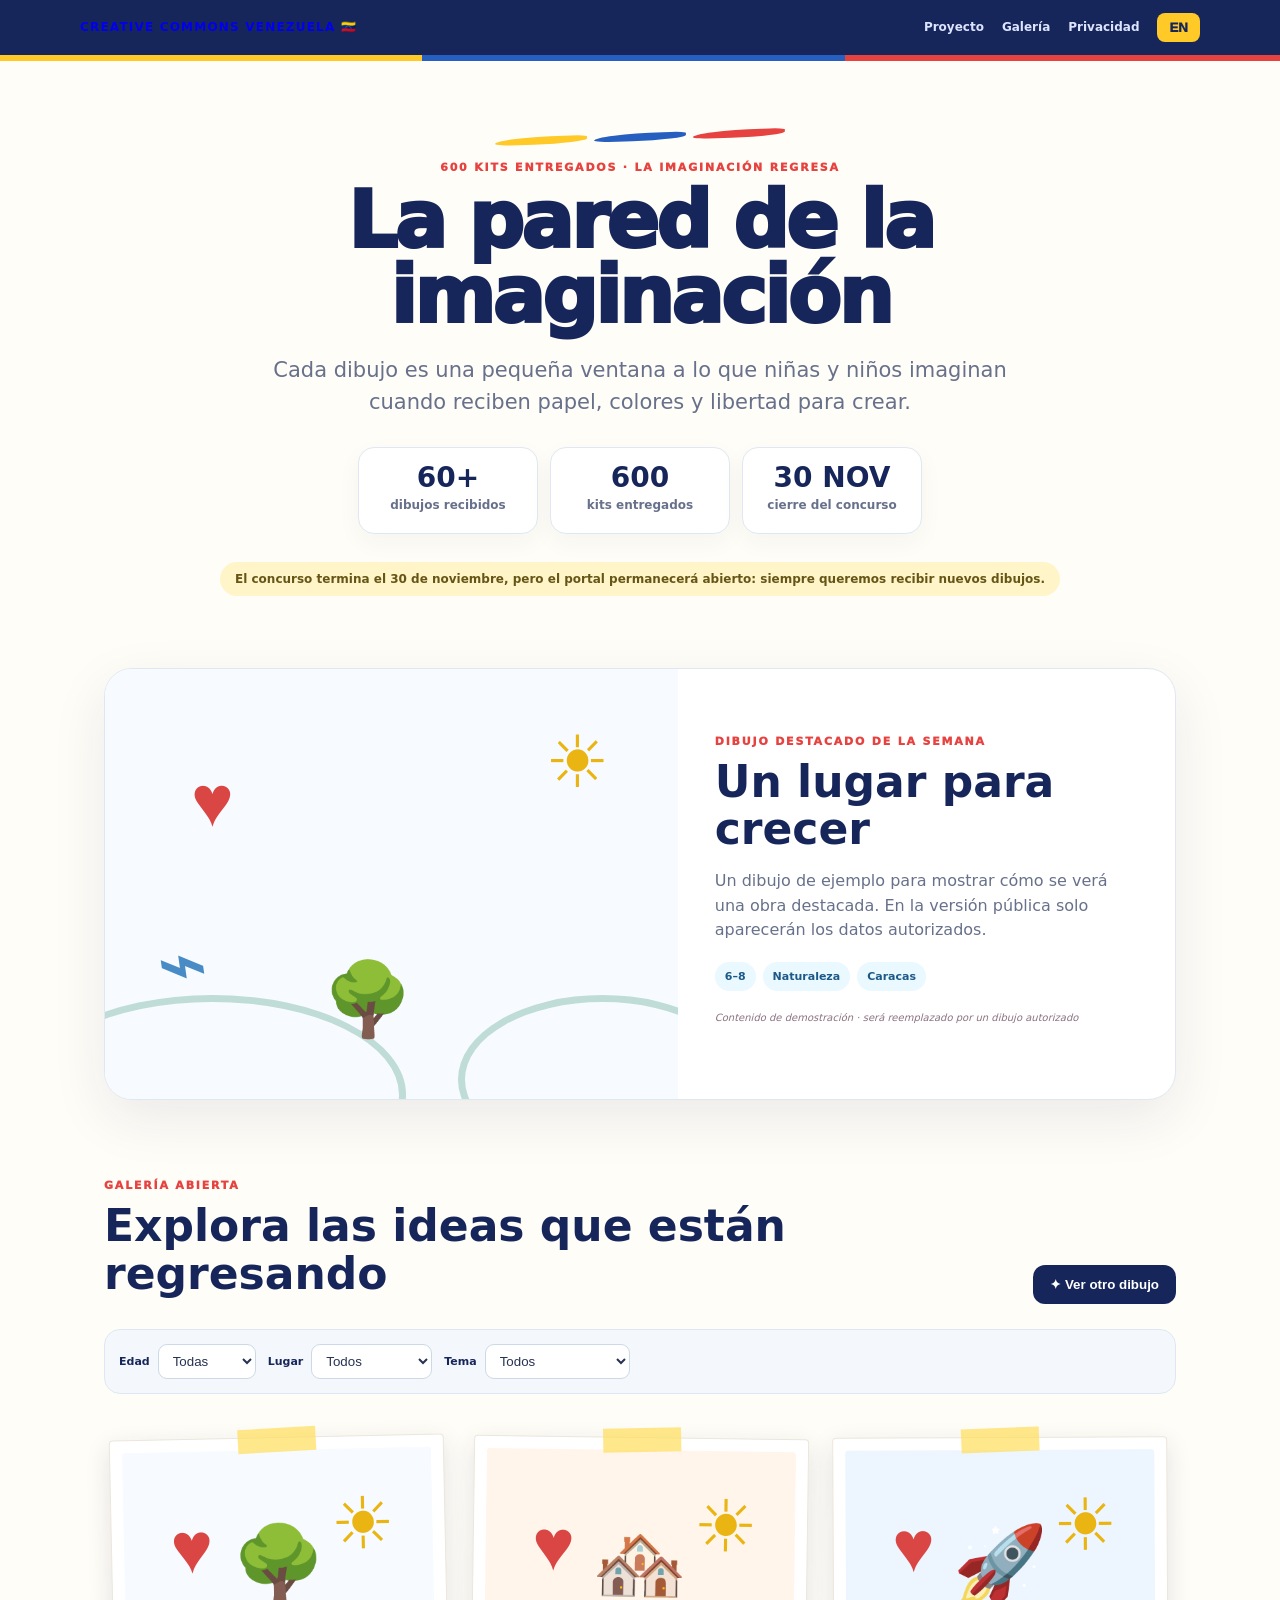
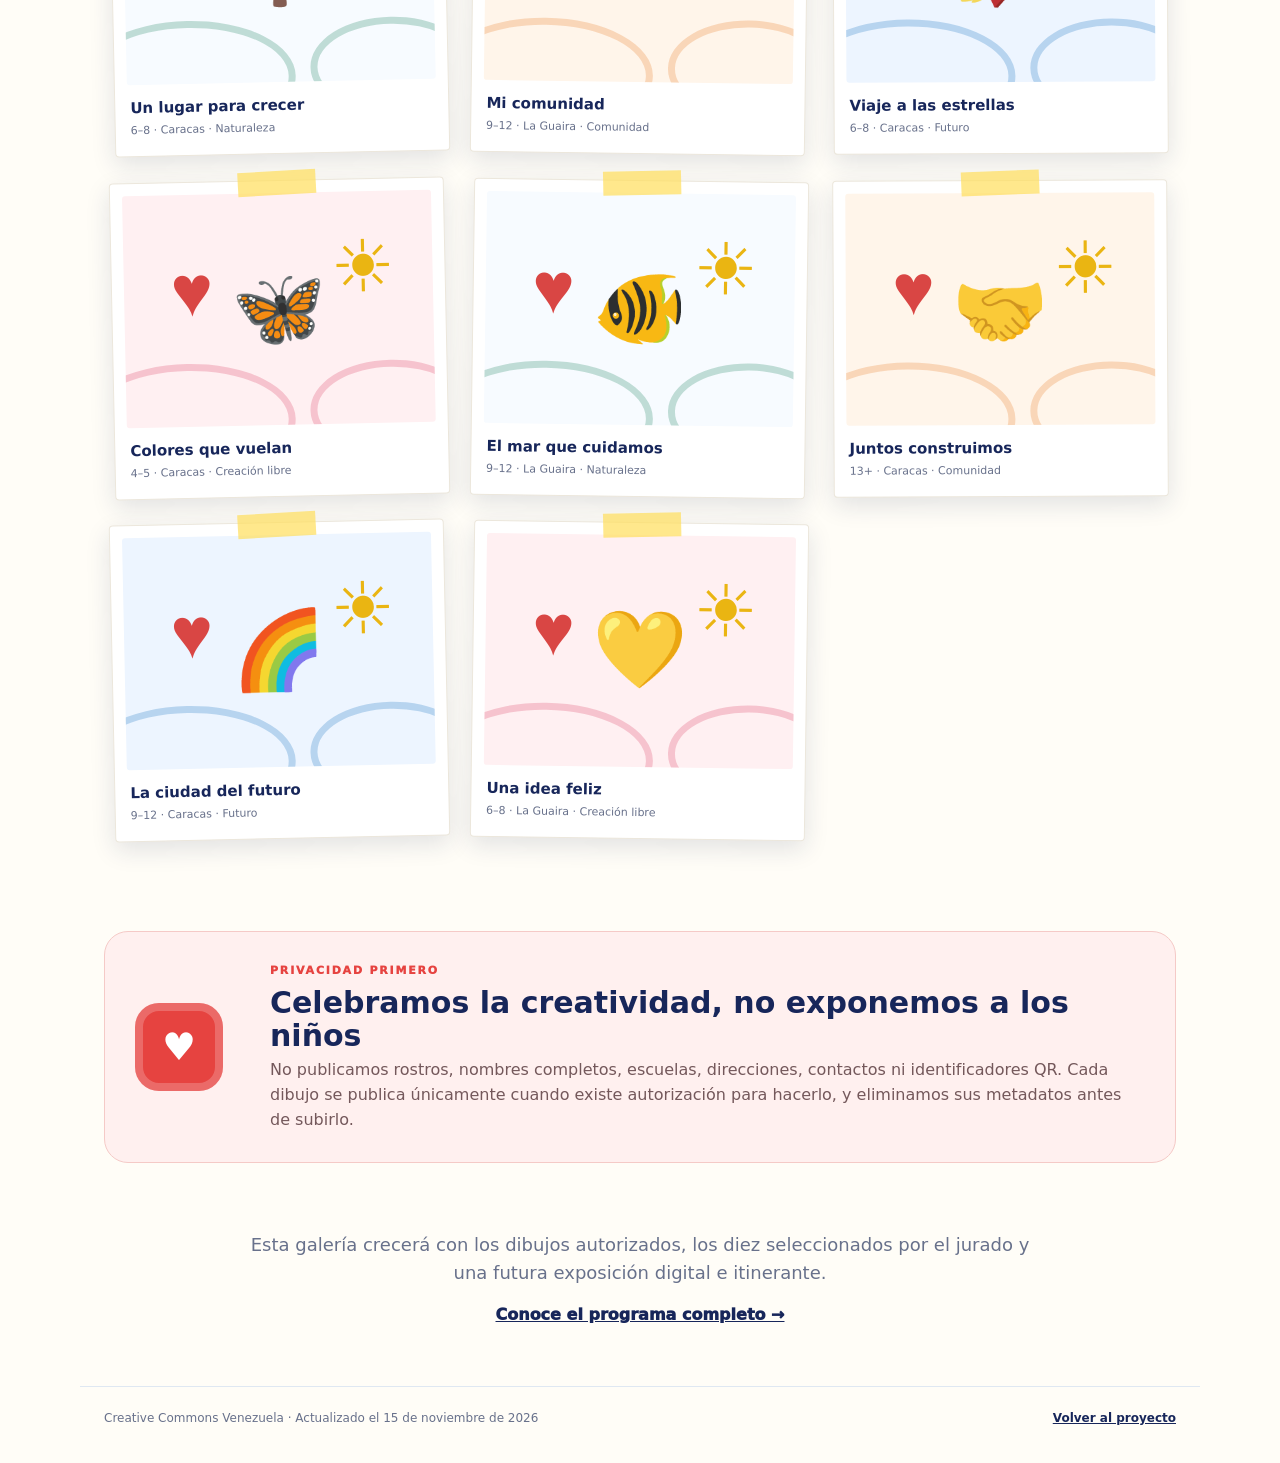
<file: gallery.html>
<!doctype html>
<html lang="es">
<head>
  <meta charset="utf-8">
  <meta name="viewport" content="width=device-width,initial-scale=1">
  <meta name="theme-color" content="#17265a">
  <title>Galería de la imaginación — Creative Commons Venezuela</title>
  <meta name="description" content="Dibujos compartidos voluntariamente por participantes del proyecto 600 kits para crear.">
  <link rel="stylesheet" href="gallery.css">
</head>
<body>
  <header class="topbar">
    <a class="brand" href="index.html?lang=es">Creative Commons Venezuela 🇻🇪</a>
    <nav>
      <a href="index.html?lang=es" data-i18n="project">Proyecto</a>
      <a href="#gallery" data-i18n="gallery">Galería</a>
      <a href="#privacy" data-i18n="privacyNav">Privacidad</a>
      <button id="lang" type="button">EN</button>
    </nav>
  </header>
  <div class="flag-line"></div>

  <main>
    <section class="hero">
      <div class="brushes" aria-hidden="true"><i></i><i></i><i></i></div>
      <p class="eyebrow" data-i18n="eyebrow">600 kits para crear · La imaginación regresa</p>
      <h1 data-i18n="title">La pared de la imaginación</h1>
      <p class="lead" data-i18n="lead">Cada dibujo es una pequeña ventana a lo que niñas y niños imaginan cuando reciben papel, colores y libertad para crear.</p>
      <div class="hero-stats">
        <div><strong>60+</strong><span data-i18n="received">dibujos recibidos</span></div>
        <div><strong>600</strong><span data-i18n="delivered">kits entregados</span></div>
        <div><strong>30 NOV</strong><span data-i18n="deadline">cierre del concurso</span></div>
      </div>
      <p class="forever" data-i18n="forever">El concurso termina el 30 de noviembre, pero el portal permanecerá abierto: siempre queremos recibir nuevos dibujos.</p>
    </section>

    <section class="featured" aria-labelledby="featured-title">
      <div class="featured-art art nature" role="img" aria-label="Dibujo de ejemplo con un árbol, un sol y montañas">
        <span class="sun">☀</span><span class="mountain">⌁</span><span class="tree">🌳</span><span class="heart">♥</span>
      </div>
      <div class="featured-copy">
        <p class="label" data-i18n="featuredLabel">Dibujo destacado de la semana</p>
        <h2 id="featured-title" data-i18n="featuredTitle">Un lugar para crecer</h2>
        <p data-i18n="featuredText">Un dibujo de ejemplo para mostrar cómo se verá una obra destacada. En la versión pública solo aparecerán los datos autorizados.</p>
        <div class="chips"><span>6–8</span><span data-i18n="nature">Naturaleza</span><span>Caracas</span></div>
        <p class="placeholder" data-i18n="placeholder">Contenido de demostración · será reemplazado por un dibujo autorizado</p>
      </div>
    </section>

    <section class="gallery-section" id="gallery">
      <div class="section-heading">
        <div><p class="label" data-i18n="allLabel">Galería abierta</p><h2 data-i18n="allTitle">Explora las ideas que están regresando</h2></div>
        <button class="random" id="random" type="button" data-i18n="random">✦ Ver otro dibujo</button>
      </div>

      <div class="filters" aria-label="Filtros de la galería">
        <label><span data-i18n="age">Edad</span><select id="age"><option value="all" data-i18n="all">Todas</option><option>4–5</option><option>6–8</option><option>9–12</option><option>13+</option></select></label>
        <label><span data-i18n="location">Lugar</span><select id="location"><option value="all" data-i18n="allPlaces">Todos</option><option>Caracas</option><option>La Guaira</option></select></label>
        <label><span data-i18n="theme">Tema</span><select id="theme"><option value="all" data-i18n="allThemes">Todos</option><option value="nature" data-i18n="nature">Naturaleza</option><option value="community" data-i18n="community">Comunidad</option><option value="future" data-i18n="future">Futuro</option><option value="free" data-i18n="free">Creación libre</option></select></label>
      </div>

      <div class="wall" id="wall" aria-live="polite"></div>
      <p class="empty" id="empty" hidden data-i18n="empty">Todavía no hay dibujos en esta combinación. Prueba otro filtro.</p>
    </section>

    <section class="privacy" id="privacy">
      <div class="lock" aria-hidden="true">♥</div>
      <div><p class="label" data-i18n="privacyLabel">Privacidad primero</p><h2 data-i18n="privacyTitle">Celebramos la creatividad, no exponemos a los niños</h2><p data-i18n="privacyText">No publicamos rostros, nombres completos, escuelas, direcciones, contactos ni identificadores QR. Cada dibujo se publica únicamente cuando existe autorización para hacerlo, y eliminamos sus metadatos antes de subirlo.</p></div>
    </section>

    <section class="next-step">
      <p data-i18n="next">Esta galería crecerá con los dibujos autorizados, los diez seleccionados por el jurado y una futura exposición digital e itinerante.</p>
      <a href="index.html?lang=es#next" data-i18n="programme">Conoce el programa completo →</a>
    </section>
  </main>

  <dialog id="modal">
    <button class="close" id="close" type="button" aria-label="Cerrar">×</button>
    <div id="modal-art"></div>
    <div class="modal-copy"><p class="label" id="modal-label"></p><h2 id="modal-title"></h2><div class="chips" id="modal-chips"></div><p class="placeholder" data-i18n="modalNote">Vista de demostración con datos no identificables.</p></div>
  </dialog>

  <footer><span data-i18n="footer">Creative Commons Venezuela · Actualizado el 15 de noviembre de 2026</span><a href="index.html?lang=es" data-i18n="back">Volver al proyecto</a></footer>
  <script src="gallery.js"></script>
</body>
</html>
</file>
<file: gallery.css>
:root{--navy:#17265a;--ink:#283253;--yellow:#ffc928;--red:#e64340;--blue:#258bd7;--sky:#eaf8ff;--paper:#fffdf7;--muted:#68718b;--line:#dfe8f2;--green:#2a8a65}*{box-sizing:border-box}html{scroll-behavior:smooth}body{margin:0;background:var(--paper);color:var(--ink);font-family:"Segoe UI",system-ui,sans-serif;line-height:1.55}.topbar{position:sticky;top:0;z-index:20;display:flex;justify-content:space-between;align-items:center;padding:13px max(22px,calc((100vw - 1120px)/2));background:var(--navy);color:#fff}.brand{font-size:12px;font-weight:900;letter-spacing:1.2px;text-transform:uppercase;text-decoration:none}.topbar nav{display:flex;align-items:center;gap:18px}.topbar nav a{color:#dce4ff;text-decoration:none;font-size:12px;font-weight:800}.topbar button{border:0;border-radius:8px;padding:7px 12px;background:var(--yellow);color:var(--navy);font-weight:950}.flag-line{height:6px;background:linear-gradient(90deg,var(--yellow) 0 33%,#275fc1 33% 66%,var(--red) 66%)}main,footer{max-width:1120px;margin:auto;padding-left:24px;padding-right:24px}.hero{text-align:center;padding:72px 0 42px;position:relative}.brushes{display:flex;justify-content:center;gap:7px;margin-bottom:18px;transform:rotate(-2deg)}.brushes i{display:block;width:92px;height:8px;border-radius:90% 20% 70% 30%}.brushes i:nth-child(1){background:var(--yellow)}.brushes i:nth-child(2){background:#275fc1}.brushes i:nth-child(3){background:var(--red)}.eyebrow,.label{color:var(--red);font-size:11px;font-weight:950;letter-spacing:1.8px;text-transform:uppercase;margin:0 0 8px}.hero h1{font-size:clamp(44px,7vw,78px);line-height:.96;letter-spacing:-3px;color:var(--navy);margin:0 auto 20px;max-width:900px;font-weight:950}.lead{max-width:760px;margin:auto;color:var(--muted);font-size:clamp(17px,2vw,21px)}.hero-stats{display:flex;justify-content:center;gap:12px;margin:28px auto 16px;flex-wrap:wrap}.hero-stats div{min-width:180px;padding:16px 20px;border:1.5px solid var(--line);border-radius:16px;background:#fff;box-shadow:0 8px 24px #17265a0b}.hero-stats strong{display:block;font-size:28px;line-height:1;color:var(--navy)}.hero-stats span{font-size:12px;color:var(--muted);font-weight:800}.forever{display:inline-block;background:#fff5c8;padding:8px 15px;border-radius:99px;font-size:12px;font-weight:800;color:#665516}.featured{display:grid;grid-template-columns:1.05fr .95fr;background:#fff;border:1.5px solid var(--line);border-radius:28px;overflow:hidden;box-shadow:0 18px 55px #17265a16;margin:18px 0 72px}.featured-art{min-height:430px;border-radius:0!important}.featured-copy{padding:48px;align-self:center}.featured-copy h2,.gallery-section h2,.privacy h2{font-size:clamp(28px,4vw,44px);line-height:1.08;color:var(--navy);margin:8px 0 16px}.featured-copy>p:not(.label):not(.placeholder){color:var(--muted)}.chips{display:flex;gap:7px;flex-wrap:wrap;margin:19px 0}.chips span{border-radius:99px;background:var(--sky);color:#1b5988;padding:6px 10px;font-size:11px;font-weight:900}.placeholder{font-size:10px!important;color:#8a7280!important;font-style:italic}.gallery-section{padding:5px 0 74px}.section-heading{display:flex;justify-content:space-between;align-items:end;gap:20px}.section-heading h2{max-width:690px;margin:7px 0}.random{border:0;background:var(--navy);color:#fff;padding:12px 17px;border-radius:12px;font-weight:900;white-space:nowrap}.filters{display:flex;gap:12px;flex-wrap:wrap;background:#f4f8fc;border:1.5px solid var(--line);border-radius:16px;padding:14px;margin:25px 0}.filters label{display:flex;align-items:center;gap:8px;font-size:11px;font-weight:900;color:var(--navy)}select{border:1px solid #ccd9e8;background:#fff;color:var(--ink);padding:8px 30px 8px 10px;border-radius:9px}.wall{display:grid;grid-template-columns:repeat(3,1fr);gap:25px;padding:18px 8px}.drawing{position:relative;background:#fff;padding:12px 12px 17px;border-radius:4px;box-shadow:0 8px 25px #19265420;cursor:pointer;transition:.2s;border:1px solid #ece7dc}.drawing:nth-child(3n+1){transform:rotate(-1.2deg)}.drawing:nth-child(3n+2){transform:rotate(.8deg)}.drawing:nth-child(3n){transform:rotate(-.3deg)}.drawing:hover{transform:translateY(-7px) rotate(0);box-shadow:0 17px 35px #1926542b}.tape{position:absolute;z-index:2;top:-10px;left:50%;transform:translateX(-50%) rotate(-2deg);width:78px;height:24px;background:#ffe060b8}.drawing h3{font-size:15px;color:var(--navy);margin:12px 3px 2px}.drawing p{font-size:11px;color:var(--muted);margin:0 3px}.art{position:relative;overflow:hidden;display:grid;place-items:center;aspect-ratio:4/3;background:#f7fbff;border-radius:3px;font-family:"Comic Sans MS",cursive}.art:before,.art:after{content:"";position:absolute;border:7px solid currentColor;border-radius:50%;opacity:.27}.art:before{width:65%;height:43%;left:-15%;bottom:-22%}.art:after{width:48%;height:36%;right:-12%;bottom:-15%}.art span{position:absolute;font-size:clamp(34px,6vw,72px);filter:saturate(.9)}.art .sun{top:9%;right:12%;color:#f0b500}.art .tree{bottom:10%;left:38%}.art .heart{top:18%;left:15%;color:var(--red)}.art .mountain{bottom:16%;left:9%;font-size:85px;color:#438dcc;transform:rotate(-8deg)}.art.community{background:#fff5ea}.art.community .tree{left:54%;bottom:6%}.art.future{background:#edf5ff}.art.free{background:#fff0f2}.art .main{position:static;font-size:76px}.nature{color:#2b8a67}.community{color:#e78032}.future{color:#287ac2}.free{color:#dc4c6c}.empty{text-align:center;padding:35px;color:var(--muted)}.privacy{display:grid;grid-template-columns:110px 1fr;gap:25px;align-items:center;background:#fff0ef;border:1.5px solid #f5cac7;border-radius:24px;padding:30px;margin-bottom:30px}.lock{width:88px;height:88px;border-radius:24px;background:var(--red);color:#fff;display:grid;place-items:center;font-size:38px;box-shadow:inset 0 0 0 8px #ffffff35}.privacy h2{font-size:30px;margin:6px 0}.privacy p:last-child{color:#74585b;margin:0}.next-step{text-align:center;padding:38px 20px 58px}.next-step p{font-size:18px;color:var(--muted);max-width:790px;margin:0 auto 16px}.next-step a{font-weight:950;color:var(--navy)}footer{border-top:1.5px solid var(--line);padding-top:22px;padding-bottom:35px;display:flex;justify-content:space-between;gap:12px;color:var(--muted);font-size:12px}footer a{color:var(--navy);font-weight:900}dialog{width:min(780px,calc(100% - 30px));border:0;padding:0;border-radius:22px;box-shadow:0 30px 100px #0008;overflow:hidden}dialog::backdrop{background:#111a3db8;backdrop-filter:blur(4px)}dialog .close{position:absolute;z-index:3;right:12px;top:12px;width:38px;height:38px;border-radius:50%;border:0;background:#fff;color:var(--navy);font-size:24px;font-weight:900}#modal-art .art{aspect-ratio:16/9}.modal-copy{padding:26px}.modal-copy h2{color:var(--navy);margin:4px 0}@media(max-width:760px){.topbar nav a{display:none}.hero{padding-top:48px}.featured{grid-template-columns:1fr}.featured-art{min-height:310px}.featured-copy{padding:28px}.wall{grid-template-columns:repeat(2,1fr);gap:14px}.section-heading{display:block}.random{margin-top:10px}.privacy{grid-template-columns:1fr}.lock{width:70px;height:70px}.hero h1{letter-spacing:-2px}}@media(max-width:470px){main,footer{padding-left:15px;padding-right:15px}.hero-stats div{min-width:0;flex:1;padding:13px 8px}.wall{grid-template-columns:1fr;padding-left:18px;padding-right:18px}.filters{display:grid}.filters label{justify-content:space-between}.featured-art{min-height:260px}footer{display:grid}}
</file>
